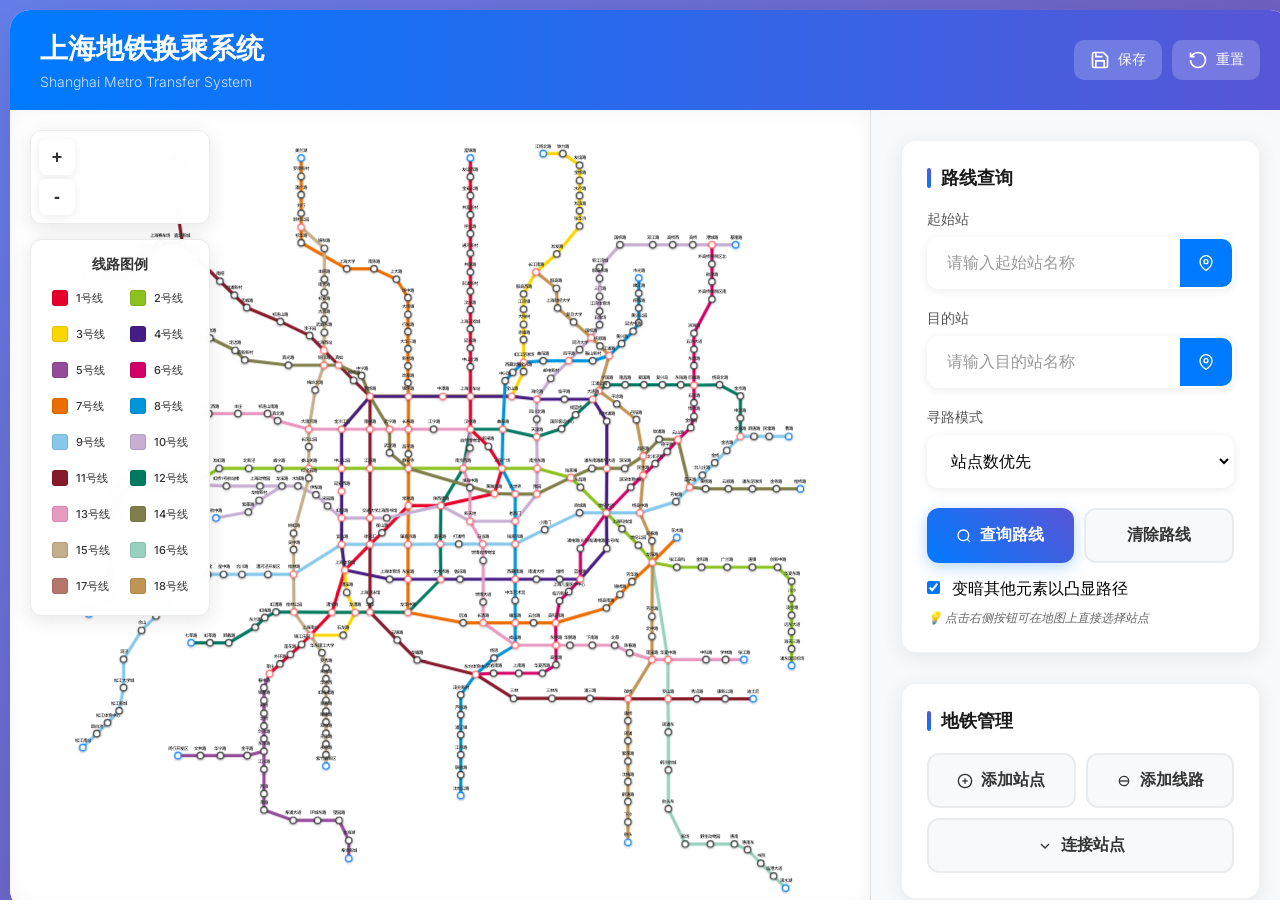
<file: 代码/metro_transfer_web/index.html>
<!DOCTYPE html>
<html lang="zh-CN">
<head>
  <style>
    /* 确保地铁线路颜色不被覆盖 */
    .metro-line {
      stroke-width: 8px !important;
      fill: none !important;
      transition: all 0.3s ease;
    }

    /* 确保站点标签文字为黑色 */
    .station-label {
      fill: #333 !important;
      font-family: 'Inter', 'Noto Sans SC', sans-serif !important;
      font-size: 11px !important;
      font-weight: 500 !important;
      transition: all 0.3s ease;
    }

    /* 简化的高亮状态 - 只高亮，不变暗 */
    .metro-line.path-highlight {
      stroke-width: 12px !important;
      filter: drop-shadow(0 0 6px currentColor) !important;
      z-index: 10 !important;
    }

    /* 站点高亮 */
    .metro-station.path-highlight {
      stroke-width: 4px !important;
      stroke: #007AFF !important;
      filter: drop-shadow(0 0 4px #007AFF) !important;
    }

    /* 标签高亮 */
    .station-label.path-highlight {
      fill: #007AFF !important;
      font-weight: 700 !important;
    }

    /* 变暗效果 - 用于凸显路径 */
    .metro-line.dimmed {
      opacity: 0.2 !important;
      stroke-width: 6px !important;
    }

    .metro-station.dimmed {
      opacity: 0.3 !important;
      stroke-width: 2px !important;
    }

    .station-label.dimmed {
      opacity: 0.4 !important;
      fill: #999 !important;
    }

    /* 确保高亮元素不被变暗覆盖 */
    .metro-line.path-highlight {
      opacity: 1 !important;
    }

    .metro-station.path-highlight {
      opacity: 1 !important;
    }

    .station-label.path-highlight {
      opacity: 1 !important;
    }

    /* 确保图例颜色正确显示 */
    .legend-rect {
      stroke: #ddd !important;
      stroke-width: 1px !important;
    }

    .legend-text {
      fill: #333 !important;
      font-family: 'Inter', 'Noto Sans SC', sans-serif !important;
    }

    /* 左侧控制栏样式 */
    .left-controls {
      position: absolute;
      top: 20px;
      left: 20px;
      z-index: 100;
      display: flex;
      flex-direction: column;
      gap: 15px;
    }

    /* 图例容器样式 */
    .legend-container {
      background: rgba(255, 255, 255, 0.95);
      backdrop-filter: blur(10px);
      border-radius: 12px;
      padding: 15px;
      box-shadow: 0 4px 20px rgba(0, 0, 0, 0.1);
      border: 1px solid rgba(0, 0, 0, 0.08);
      max-width: 280px;
    }

    .legend-title {
      font-size: 14px;
      font-weight: 600;
      color: #333;
      margin-bottom: 10px;
      text-align: center;
    }

    .legend-grid {
      display: grid;
      grid-template-columns: repeat(2, 1fr);
      gap: 8px;
    }

    .legend-item-new {
      display: flex;
      align-items: center;
      gap: 8px;
      padding: 6px;
      border-radius: 6px;
      cursor: pointer;
      transition: all 0.2s ease;
    }

    .legend-item-new:hover {
      background: rgba(0, 122, 255, 0.1);
    }

    .legend-color {
      width: 16px;
      height: 16px;
      border-radius: 3px;
      border: 1px solid rgba(0, 0, 0, 0.1);
    }

    .legend-label {
      font-size: 11px;
      font-weight: 500;
      color: #333;
      white-space: nowrap;
    }

    /* 缩放控制按钮组 */
    .zoom-controls {
      background: rgba(255, 255, 255, 0.95);
      backdrop-filter: blur(10px);
      border-radius: 12px;
      padding: 8px;
      box-shadow: 0 4px 20px rgba(0, 0, 0, 0.1);
      border: 1px solid rgba(0, 0, 0, 0.08);
      display: flex;
      flex-direction: column;
      gap: 4px;
    }

    .zoom-btn {
      width: 36px;
      height: 36px;
      background: white;
      border: none;
      border-radius: 8px;
      font-size: 18px;
      font-weight: bold;
      color: #333;
      cursor: pointer;
      box-shadow: 0 2px 8px rgba(0, 0, 0, 0.08);
      transition: all 0.2s ease;
      display: flex;
      align-items: center;
      justify-content: center;
    }

    .zoom-btn:hover {
      background: #007AFF;
      color: white;
      transform: scale(1.05);
    }

    .zoom-btn:active {
      transform: scale(0.95);
    }

    /* 站点悬停优化 - 避免抖动 */
    .metro-station {
      fill: white;
      stroke-width: 3;
      cursor: pointer;
      transition: all 0.2s ease;
      filter: url(#station-shadow);
    }

    .metro-station:hover {
      filter: url(#station-hover) !important;
      stroke: #007AFF !important;
    }

    .metro-station.selected {
      fill: #FF3B30 !important;
      stroke: #FF3B30 !important;
      filter: url(#station-hover) !important;
    }

    /* 调试：添加一些视觉提示 */
    .loading-overlay {
      position: fixed;
      top: 0;
      left: 0;
      width: 100%;
      height: 100%;
      background: rgba(255, 255, 255, 0.9);
      display: flex;
      flex-direction: column;
      align-items: center;
      justify-content: center;
      z-index: 9999;
    }

    .loading-spinner {
      width: 40px;
      height: 40px;
      border: 4px solid #f3f3f3;
      border-top: 4px solid #3498db;
      border-radius: 50%;
      animation: spin 1s linear infinite;
      margin-bottom: 20px;
    }

    @keyframes spin {
      0% { transform: rotate(0deg); }
      100% { transform: rotate(360deg); }
    }

    /* 全局样式重置 */
    * {
      margin: 0;
      padding: 0;
      box-sizing: border-box;
    }

    html, body {
      width: 100%;
      height: 100%;
      font-family: 'Inter', -apple-system, BlinkMacSystemFont, 'Segoe UI', sans-serif;
      background: linear-gradient(135deg, #667eea 0%, #764ba2 100%);
      overflow: hidden;
    }

    /* 工具类 */
    .hidden {
      display: none !important;
    }

    /* 主应用容器 */
    .app-container {
      width: 100%;
      height: 100vh;
      display: flex;
      flex-direction: column;
      background: rgba(255, 255, 255, 0.95);
      backdrop-filter: blur(20px);
      border-radius: 20px;
      margin: 10px;
      box-shadow: 0 20px 60px rgba(0, 0, 0, 0.1);
      overflow: hidden;
    }

    /* 顶部标题栏 */
    .app-header {
      display: flex;
      justify-content: space-between;
      align-items: center;
      padding: 20px 30px;
      background: linear-gradient(90deg, #007AFF, #5856D6);
      color: white;
      box-shadow: 0 4px 20px rgba(0, 122, 255, 0.3);
    }

    .header-content h1 {
      font-size: 28px;
      font-weight: 700;
      margin-bottom: 5px;
    }

    .header-content p {
      font-size: 14px;
      opacity: 0.8;
      font-weight: 300;
    }

    .header-actions {
      display: flex;
      gap: 10px;
    }

    .header-btn, .secondary-btn {
      display: flex;
      align-items: center;
      gap: 8px;
      padding: 10px 16px;
      background: rgba(255, 255, 255, 0.2);
      color: white;
      border: none;
      border-radius: 10px;
      font-size: 14px;
      font-weight: 500;
      cursor: pointer;
      transition: all 0.3s ease;
    }

    .header-btn:hover, .secondary-btn:hover {
      background: rgba(255, 255, 255, 0.3);
      transform: translateY(-2px);
    }

    /* 主内容区域 */
    .main-content {
      flex: 1;
      display: flex;
      overflow: hidden;
    }

    /* 地铁地图容器 */
    .metro-map-container {
      flex: 1;
      position: relative;
      background: white;
      border-radius: 0 0 0 20px;
      overflow: hidden;
      box-shadow: inset 0 0 20px rgba(0, 0, 0, 0.05);
      min-height: 400px;
    }

    .metro-map {
      width: 100%;
      height: 100%;
      cursor: grab;
      transition: none;
      transform: translateZ(0);
      backface-visibility: hidden;
      perspective: 1000;
    }

    .metro-map.dragging {
      cursor: grabbing;
    }

    .map-content {
      will-change: transform;
      transform-origin: 0 0;
    }

    /* 右侧控制面板 - 增加宽度 */
    .control-panel {
      width: 420px;
      background: rgba(248, 249, 250, 0.95);
      backdrop-filter: blur(20px);
      padding: 30px;
      display: flex;
      flex-direction: column;
      gap: 30px;
      overflow-y: auto;
      border-left: 1px solid rgba(0, 0, 0, 0.1);
    }

    .panel-section {
      background: white;
      padding: 25px;
      border-radius: 15px;
      box-shadow: 0 4px 20px rgba(0, 0, 0, 0.08);
      border: 1px solid rgba(0, 0, 0, 0.05);
      width: 100%;
    }

    .section-title {
      font-size: 18px;
      font-weight: 600;
      color: #1a1a1a;
      margin-bottom: 20px;
      display: flex;
      align-items: center;
      gap: 10px;
    }

    .section-title::before {
      content: '';
      width: 4px;
      height: 20px;
      background: linear-gradient(45deg, #007AFF, #5856D6);
      border-radius: 2px;
    }

    /* 表单输入组件 */
    .input-group {
      margin-bottom: 20px;
    }

    .input-group label {
      display: block;
      font-size: 14px;
      font-weight: 500;
      color: #555;
      margin-bottom: 8px;
    }

    .input-with-btn {
      display: flex;
      border-radius: 12px;
      overflow: hidden;
      box-shadow: 0 2px 10px rgba(0, 0, 0, 0.08);
      border: 2px solid transparent;
      transition: all 0.3s ease;
      width: 100%;
    }

    .input-with-btn:focus-within {
      border-color: #007AFF;
      box-shadow: 0 4px 20px rgba(0, 122, 255, 0.2);
    }

    .input-with-btn input {
      flex: 1;
      padding: 15px 18px;
      border: none;
      font-size: 16px;
      background: white;
      outline: none;
      min-width: 0;
    }

    .input-with-btn input::placeholder {
      color: #999;
    }

    .pick-btn {
      padding: 15px 18px;
      background: #007AFF;
      color: white;
      border: none;
      cursor: pointer;
      transition: all 0.3s ease;
      display: flex;
      align-items: center;
      justify-content: center;
      flex-shrink: 0;
    }

    .pick-btn:hover {
      background: #0056CC;
    }

    select {
      width: 100%;
      padding: 15px 18px;
      border: 2px solid transparent;
      border-radius: 12px;
      font-size: 16px;
      background: white;
      box-shadow: 0 2px 10px rgba(0, 0, 0, 0.08);
      outline: none;
      cursor: pointer;
      transition: all 0.3s ease;
    }

    select:focus {
      border-color: #007AFF;
      box-shadow: 0 4px 20px rgba(0, 122, 255, 0.2);
    }

    /* 按钮组 */
    .button-group {
      display: flex;
      gap: 10px;
      margin-top: 10px;
      width: 100%;
    }

    .primary-btn, .secondary-btn {
      flex: 1;
      padding: 15px 20px;
      border: none;
      border-radius: 12px;
      font-size: 16px;
      font-weight: 600;
      cursor: pointer;
      transition: all 0.3s ease;
      display: flex;
      align-items: center;
      justify-content: center;
      gap: 8px;
      min-width: 0;
    }

    .primary-btn {
      background: linear-gradient(45deg, #007AFF, #5856D6);
      color: white;
      box-shadow: 0 4px 15px rgba(0, 122, 255, 0.3);
    }

    .primary-btn:hover {
      transform: translateY(-2px);
      box-shadow: 0 6px 25px rgba(0, 122, 255, 0.4);
    }

    .secondary-btn {
      background: #f8f9fa;
      color: #333;
      border: 2px solid #e9ecef;
    }

    .secondary-btn:hover {
      background: #e9ecef;
      transform: translateY(-1px);
    }

    .hint-text {
      font-size: 12px;
      color: #666;
      margin-top: 10px;
      font-style: italic;
    }

    /* 路线详情样式 */
    .route-details {
      max-height: 400px;
      overflow-y: auto;
    }

    .route-step {
      padding: 15px;
      margin-bottom: 10px;
      background: #f8f9fa;
      border-radius: 10px;
      border-left: 4px solid #007AFF;
    }

    .route-step.transfer {
      border-left-color: #ff6b6b;
      background: #fff5f5;
    }

    /* 消息容器 */
    .message-container {
      position: fixed;
      top: 20px;
      right: 20px;
      z-index: 2000;
      display: flex;
      flex-direction: column;
      gap: 10px;
    }

    .message {
      padding: 15px 20px;
      border-radius: 10px;
      color: white;
      font-weight: 500;
      max-width: 300px;
      animation: slideIn 0.3s ease;
    }

    .message.success {
      background: #28a745;
    }

    .message.error {
      background: #dc3545;
    }

    .message.info {
      background: #007AFF;
    }

    @keyframes slideIn {
      from {
        transform: translateX(100%);
        opacity: 0;
      }
      to {
        transform: translateX(0);
        opacity: 1;
      }
    }

    /* 模态对话框 */
    .modal-overlay {
      position: fixed;
      top: 0;
      left: 0;
      width: 100%;
      height: 100%;
      background: rgba(0, 0, 0, 0.5);
      backdrop-filter: blur(5px);
      display: flex;
      justify-content: center;
      align-items: center;
      z-index: 1000;
    }

    .modal-content {
      background: white;
      border-radius: 20px;
      box-shadow: 0 20px 60px rgba(0, 0, 0, 0.3);
      max-width: 500px;
      width: 90%;
      max-height: 80vh;
      overflow: hidden;
    }

    .modal-header {
      display: flex;
      justify-content: space-between;
      align-items: center;
      padding: 25px 30px;
      border-bottom: 1px solid #e9ecef;
      background: #f8f9fa;
    }

    .modal-title {
      font-size: 20px;
      font-weight: 600;
      color: #333;
    }

    .modal-close-btn {
      background: none;
      border: none;
      cursor: pointer;
      padding: 8px;
      border-radius: 8px;
      transition: all 0.3s ease;
      color: #666;
    }

    .modal-close-btn:hover {
      background: #e9ecef;
      color: #333;
    }

    .modal-body {
      padding: 30px;
      max-height: 400px;
      overflow-y: auto;
    }

    .modal-footer {
      padding: 20px 30px;
      border-top: 1px solid #e9ecef;
      display: flex;
      gap: 10px;
      justify-content: flex-end;
    }

    /* 自动完成容器 */
    .autocomplete-container {
      position: absolute;
      background: white;
      border: 1px solid #ddd;
      border-radius: 8px;
      box-shadow: 0 4px 15px rgba(0, 0, 0, 0.1);
      max-height: 200px;
      overflow-y: auto;
      z-index: 1000;
    }

    .autocomplete-item {
      padding: 12px 16px;
      cursor: pointer;
      border-bottom: 1px solid #f0f0f0;
    }

    .autocomplete-item:hover {
      background: #f8f9fa;
    }

    .autocomplete-item.selected {
      background: #007AFF;
      color: white;
    }

    /* 响应式设计 */
    @media (max-width: 768px) {
      .main-content {
        flex-direction: column;
      }

      .metro-map-container {
        height: 60vh;
      }

      .control-panel {
        width: 100%;
        height: 40vh;
        padding: 20px;
      }

      .left-controls {
        top: 10px;
        left: 10px;
      }

      .legend-container {
        max-width: 200px;
        padding: 10px;
      }

      .legend-grid {
        grid-template-columns: 1fr;
      }
    }
  </style>
  <meta charset="UTF-8">
  <meta name="viewport" content="width=device-width, initial-scale=1.0">
  <title>上海地铁换乘系统</title>
  <link rel="preconnect" href="https://fonts.googleapis.com">
  <link rel="preconnect" href="https://fonts.gstatic.com" crossorigin>
  <link href="https://fonts.googleapis.com/css2?family=Inter:wght@300;400;500;600;700&display=swap" rel="stylesheet">
  <link href="https://fonts.googleapis.com/css2?family=Noto+Sans+SC:wght@300;400;500;600;700&display=swap" rel="stylesheet">
</head>
<body>
<!-- 加载提示 -->
<div id="loading-overlay" class="loading-overlay">
  <div class="loading-spinner"></div>
  <p>正在加载地铁数据...</p>
</div>

<!-- 主应用容器 -->
<div id="app-container" class="app-container hidden">
  <!-- 顶部标题栏 -->
  <header class="app-header">
    <div class="header-content">
      <h1 class="app-title">上海地铁换乘系统</h1>
      <p class="app-subtitle">Shanghai Metro Transfer System </p>
    </div>
    <div class="header-actions">
      <button id="save-btn" class="header-btn" title="保存配置">
        <svg width="20" height="20" viewBox="0 0 24 24" fill="none" stroke="currentColor" stroke-width="2">
          <path d="M19 21H5a2 2 0 0 1-2-2V5a2 2 0 0 1 2-2h11l5 5v11a2 2 0 0 1-2 2z"/>
          <polyline points="17,21 17,13 7,13 7,21"/>
          <polyline points="7,3 7,8 15,8"/>
        </svg>
        保存
      </button>
      <button id="reset-view-btn" class="header-btn" title="重置视图">
        <svg width="20" height="20" viewBox="0 0 24 24" fill="none" stroke="currentColor" stroke-width="2">
          <path d="M3 12a9 9 0 1 0 9-9 9.75 9.75 0 0 0-6.74 2.74L3 8"/>
          <path d="M3 3v5h5"/>
        </svg>
        重置
      </button>
    </div>
  </header>

  <!-- 主内容区域 -->
  <main class="main-content">
    <!-- 地铁地图容器 -->
    <div class="metro-map-container">
      <svg id="metro-map" class="metro-map" viewBox="0 0 2000 2000">
        <defs>
          <!-- 站点阴影滤镜 -->
          <filter id="station-shadow" x="-50%" y="-50%" width="200%" height="200%">
            <feDropShadow dx="0" dy="2" stdDeviation="3" flood-color="rgba(0,0,0,0.3)"/>
          </filter>
          <!-- 站点悬停滤镜 -->
          <filter id="station-hover" x="-50%" y="-50%" width="200%" height="200%">
            <feDropShadow dx="0" dy="0" stdDeviation="4" flood-color="#007AFF" flood-opacity="0.6"/>
          </filter>
          <!-- 线路发光效果 -->
          <filter id="line-glow" x="-50%" y="-50%" width="200%" height="200%">
            <feGaussianBlur stdDeviation="3" result="coloredBlur"/>
            <feMerge>
              <feMergeNode in="coloredBlur"/>
              <feMergeNode in="SourceGraphic"/>
            </feMerge>
          </filter>
        </defs>
        <!-- 主要地图内容组，用于缩放和平移 -->
        <g id="map-content" class="map-content">
          <!-- 地铁线路组 -->
          <g id="metro-lines" class="metro-lines"></g>
          <!-- 地铁站点组 -->
          <g id="metro-stations" class="metro-stations"></g>
          <!-- 站点标签组 -->
          <g id="station-labels" class="station-labels"></g>
        </g>
      </svg>

      <!-- 左侧控制栏 -->
      <div class="left-controls">
        <!-- 缩放控制 -->
        <div class="zoom-controls">
          <button id="zoom-in-btn" class="zoom-btn" title="放大">+</button>
          <button id="zoom-out-btn" class="zoom-btn" title="缩小">-</button>
        </div>

        <!-- 图例容器 -->
        <div class="legend-container">
          <div class="legend-title">线路图例</div>
          <div id="legend-content" class="legend-grid">
            <!-- 图例项将通过JavaScript动态生成 -->
          </div>
        </div>
      </div>
    </div>

    <!-- 右侧控制面板 -->
    <aside class="control-panel">
      <!-- 路线查询区域 -->
      <section class="panel-section">
        <h3 class="section-title">路线查询</h3>

        <div class="input-group">
          <label for="start-station">起始站</label>
          <div class="input-with-btn">
            <input type="text" id="start-station" placeholder="请输入起始站名称" autocomplete="off">
            <button id="pick-start-btn" class="pick-btn" title="在地图上选择起始站">
              <svg width="16" height="16" viewBox="0 0 24 24" fill="none" stroke="currentColor" stroke-width="2">
                <path d="M21 10c0 7-9 13-9 13s-9-6-9-13a9 9 0 0 1 18 0z"/>
                <circle cx="12" cy="10" r="3"/>
              </svg>
            </button>
          </div>
        </div>

        <div class="input-group">
          <label for="end-station">目的站</label>
          <div class="input-with-btn">
            <input type="text" id="end-station" placeholder="请输入目的站名称" autocomplete="off">
            <button id="pick-end-btn" class="pick-btn" title="在地图上选择目的站">
              <svg width="16" height="16" viewBox="0 0 24 24" fill="none" stroke="currentColor" stroke-width="2">
                <path d="M21 10c0 7-9 13-9 13s-9-6-9-13a9 9 0 0 1 18 0z"/>
                <circle cx="12" cy="10" r="3"/>
              </svg>
            </button>
          </div>
        </div>

        <div class="input-group">
          <label for="search-mode">寻路模式</label>
          <select id="search-mode">
            <option value="count">站点数优先</option>
            <option value="distance">距离优先</option>
            <option value="transfer">换乘次数优先</option>
          </select>
        </div>

        <div class="button-group">
          <button id="search-btn" class="primary-btn">
            <svg width="16" height="16" viewBox="0 0 24 24" fill="none" stroke="currentColor" stroke-width="2">
              <circle cx="11" cy="11" r="8"/>
              <path d="m21 21-4.35-4.35"/>
            </svg>
            查询路线
          </button>
          <button id="clear-path-btn" class="secondary-btn">清除路线</button>
        </div>

        <div style="margin-top: 15px;">
          <label>
            <input type="checkbox" id="dim-others-checkbox" checked style="margin-right: 8px;">
            变暗其他元素以凸显路径
          </label>
        </div>

        <p class="hint-text">💡 点击右侧按钮可在地图上直接选择站点</p>
      </section>

      <!-- 管理功能区域 -->
      <section class="panel-section">
        <h3 class="section-title">地铁管理</h3>

        <div class="button-group">
          <button id="add-station-btn" class="secondary-btn">
            <svg width="16" height="16" viewBox="0 0 24 24" fill="none" stroke="currentColor" stroke-width="2">
              <circle cx="12" cy="12" r="10"/>
              <line x1="12" y1="8" x2="12" y2="16"/>
              <line x1="8" y1="12" x2="16" y2="12"/>
            </svg>
            添加站点
          </button>
          <button id="add-line-btn" class="secondary-btn">
            <svg width="16" height="16" viewBox="0 0 24 24" fill="none" stroke="currentColor" stroke-width="2">
              <line x1="5" y1="12" x2="19" y2="12"/>
              <circle cx="12" cy="12" r="7"/>
            </svg>
            添加线路
          </button>
        </div>
        <div class="button-group">
          <button id="add-connection-btn" class="secondary-btn">
            <svg width="16" height="16" viewBox="0 0 24 24" fill="none" stroke="currentColor" stroke-width="2">
              <path d="M6 9l6 6 6-6"/>
            </svg>
            连接站点
          </button>
        </div>
      </section>

      <!-- 路线信息显示区域 -->
      <section id="route-info" class="panel-section hidden">
        <h3 class="section-title">换乘指南</h3>
        <div id="route-details" class="route-details"></div>
      </section>
    </aside>
  </main>
</div>

<!-- 模态对话框容器 -->
<div id="modal-overlay" class="modal-overlay hidden">
  <div class="modal-content">
    <div class="modal-header">
      <h3 id="modal-title" class="modal-title"></h3>
      <button id="modal-close-btn" class="modal-close-btn">
        <svg width="20" height="20" viewBox="0 0 24 24" fill="none" stroke="currentColor" stroke-width="2">
          <line x1="18" y1="6" x2="6" y2="18"/>
          <line x1="6" y1="6" x2="18" y2="18"/>
        </svg>
      </button>
    </div>
    <div id="modal-body" class="modal-body"></div>
    <div id="modal-footer" class="modal-footer"></div>
  </div>
</div>

<!-- 消息提示容器 -->
<div id="message-container" class="message-container"></div>

<!-- 站点输入提示容器 -->
<div id="autocomplete-container" class="autocomplete-container hidden"></div>

<script>
  /**
   * 消息提示管理器
   */
  class MessageManager {
    constructor() {
      this.container = document.getElementById('message-container');
    }

    show(message, type = 'info', duration = 3000) {
      const messageEl = document.createElement('div');
      messageEl.className = `message ${type}`;
      messageEl.textContent = message;

      this.container.appendChild(messageEl);

      setTimeout(() => {
        if (messageEl.parentNode) {
          messageEl.parentNode.removeChild(messageEl);
        }
      }, duration);
    }

    success(message) {
      this.show(message, 'success');
    }

    error(message) {
      this.show(message, 'error');
    }

    info(message) {
      this.show(message, 'info');
    }
  }

  /**
   * 数据加载器
   */
  class MetroDataLoader {
    constructor() {
      this.metroData = null;
      this.lineColors = [
        { name: "1号线", color: "#E6002B" },
        { name: "2号线", color: "#8CC220" },
        { name: "3号线", color: "#FBD600" },
        { name: "4号线", color: "#451D84" },
        { name: "5号线", color: "#944C9A" },
        { name: "6号线", color: "#D30068" },
        { name: "7号线", color: "#ED6E00" },
        { name: "8号线", color: "#0094D9" },
        { name: "9号线", color: "#87C9EC" },
        { name: "10号线", color: "#C6AFD3" },
        { name: "11号线", color: "#871A2B" },
        { name: "12号线", color: "#007A60" },
        { name: "13号线", color: "#E899C0" },
        { name: "14号线", color: "#7F7F4B" },
        { name: "15号线", color: "#C4AF8B" },
        { name: "16号线", color: "#98D1C0" },
        { name: "17号线", color: "#B7766C" },
        { name: "18号线", color: "#C09453" }
      ];
    }

    async loadData() {
      try {
        console.log('开始从JSON文件加载地铁数据...');

        // 加载JSON数据
        const response = await fetch('./data/metro-data.json');
        if (!response.ok) {
          throw new Error(`HTTP error! status: ${response.status}`);
        }

        this.metroData = await response.json();
        console.log('JSON数据加载成功:', this.metroData);

        // 验证数据结构
        if (!this.metroData.stations || !this.metroData.connections) {
          throw new Error('JSON数据格式不正确：缺少stations或connections字段');
        }

        console.log(`加载完成: ${this.metroData.stations.length} 个站点, ${this.metroData.connections.length} 个连接`);
        return this.metroData;

      } catch (error) {
        console.error('加载地铁数据失败:', error);

        // 如果从JSON文件加载失败，使用最小备用数据
        console.log('使用最小备用数据...');
        return this.getMinimalFallbackData();
      }
    }

    getMinimalFallbackData() {
      // 最小备用数据，仅用于演示基本功能
      return {
        stations: [
          { name: "人民广场", pos: [1000, 900], type: "transfer" },
          { name: "南京东路", pos: [1100, 900], type: "normal" },
          { name: "静安寺", pos: [900, 900], type: "transfer" },
          { name: "陆家嘴", pos: [1200, 900], type: "normal" },
          { name: "中山公园", pos: [800, 900], type: "normal" },
          { name: "虹桥机场", pos: [700, 900], type: "terminal" },
          { name: "上海火车站", pos: [1000, 800], type: "transfer" },
          { name: "曲阜路", pos: [1000, 700], type: "normal" }
        ],
        connections: [
          { from: "虹桥机场", to: "中山公园", line: "2号线" },
          { from: "中山公园", to: "静安寺", line: "2号线" },
          { from: "静安寺", to: "人民广场", line: "2号线" },
          { from: "人民广场", to: "南京东路", line: "2号线" },
          { from: "南京东路", to: "陆家嘴", line: "2号线" },
          { from: "人民广场", to: "上海火车站", line: "1号线" },
          { from: "上海火车站", to: "曲阜路", line: "3号线" }
        ]
      };
    }

    getLineColor(lineName) {
      const lineInfo = this.lineColors.find(line => line.name === lineName);
      return lineInfo ? lineInfo.color : '#666666';
    }

    getLines() {
      return this.lineColors;
    }

    getData() {
      return this.metroData;
    }
  }

  /**
   * 数据管理器
   */
  class MetroDataManager {
    constructor(dataLoader) {
      this.dataLoader = dataLoader;
      this.lines = new Map();
      this.stations = new Map();
      this.connections = new Map();
      this.graph = new Map(); // 用于路径查找的图结构
    }

    async init() {
      console.log('初始化数据管理器...');

      // 加载数据
      const data = await this.dataLoader.loadData();
      console.log('数据加载结果:', data);

      // 处理线路数据
      this.dataLoader.getLines().forEach(line => {
        this.lines.set(line.name, {
          name: line.name,
          color: line.color,
          id: `line-${line.name}`
        });
      });

      // 处理站点数据
      if (data.stations && Array.isArray(data.stations)) {
        data.stations.forEach(station => {
          if (station.name && station.pos && Array.isArray(station.pos)) {
            this.stations.set(station.name, {
              name: station.name,
              graphPosition: station.pos,
              realPosition: [121.4 + Math.random() * 0.2, 31.2 + Math.random() * 0.2],
              type: station.type || 'normal',
              tag: 'top',
              id: `station-${station.name}`
            });
            this.graph.set(station.name, new Map());
          } else {
            console.warn('站点数据格式错误:', station);
          }
        });
      } else {
        console.error('stations 数据格式错误或不存在');
      }

      // 处理连接数据
      if (data.connections && Array.isArray(data.connections)) {
        data.connections.forEach(conn => {
          if (conn.from && conn.to && conn.line) {
            const id = `${conn.from}-${conn.to}-${conn.line}`;
            const reverseId = `${conn.to}-${conn.from}-${conn.line}`;

            this.connections.set(id, {
              from: conn.from,
              to: conn.to,
              line: conn.line,
              via: [],
              id: id
            });

            this.connections.set(reverseId, {
              from: conn.to,
              to: conn.from,
              line: conn.line,
              via: [],
              id: reverseId
            });

            // 构建图结构
            if (!this.graph.has(conn.from)) this.graph.set(conn.from, new Map());
            if (!this.graph.has(conn.to)) this.graph.set(conn.to, new Map());

            this.graph.get(conn.from).set(conn.to, { line: conn.line, distance: 1 });
            this.graph.get(conn.to).set(conn.from, { line: conn.line, distance: 1 });
          } else {
            console.warn('连接数据格式错误:', conn);
          }
        });
      } else {
        console.error('connections 数据格式错误或不存在');
      }

      console.log(`数据初始化完成: ${this.lines.size} 条线路, ${this.stations.size} 个站点, ${this.connections.size} 个连接`);
    }

    getLines() {
      return Array.from(this.lines.values());
    }

    getStations() {
      return Array.from(this.stations.values());
    }

    getConnections() {
      return Array.from(this.connections.values());
    }

    getLine(name) {
      return this.lines.get(name);
    }

    getStation(name) {
      return this.stations.get(name);
    }

    hasStation(name) {
      return this.stations.has(name);
    }

    hasLine(name) {
      return this.lines.has(name);
    }

    getStationNames() {
      return Array.from(this.stations.keys());
    }

    getLineNames() {
      return Array.from(this.lines.keys());
    }

    getStationConnections(stationName) {
      return Array.from(this.connections.values())
              .filter(conn => conn.from === stationName);
    }

    searchStations(query) {
      const lowerQuery = query.toLowerCase();
      return this.getStationNames().filter(name =>
              name.toLowerCase().includes(lowerQuery)
      );
    }

    calculateDistance(pos1, pos2) {
      const dx = pos1[0] - pos2[0];
      const dy = pos1[1] - pos2[1];
      return Math.sqrt(dx * dx + dy * dy) * 111;
    }

    // 添加站点
    addStation(name, position, type = 'normal') {
      if (this.hasStation(name)) {
        throw new Error(`站点 ${name} 已存在`);
      }

      const station = {
        name: name,
        graphPosition: position,
        realPosition: [121.4 + Math.random() * 0.2, 31.2 + Math.random() * 0.2],
        type: type,
        tag: 'top',
        id: `station-${name}`
      };

      this.stations.set(name, station);
      this.graph.set(name, new Map());
      return station;
    }

    // 添加连接
    addConnection(from, to, line) {
      if (!this.hasStation(from) || !this.hasStation(to)) {
        throw new Error('起始站或目标站不存在');
      }

      const id = `${from}-${to}-${line}`;
      const reverseId = `${to}-${from}-${line}`;

      const connection = {
        from: from,
        to: to,
        line: line,
        via: [],
        id: id
      };

      const reverseConnection = {
        from: to,
        to: from,
        line: line,
        via: [],
        id: reverseId
      };

      this.connections.set(id, connection);
      this.connections.set(reverseId, reverseConnection);

      // 更新图结构
      this.graph.get(from).set(to, { line: line, distance: 1 });
      this.graph.get(to).set(from, { line: line, distance: 1 });

      return connection;
    }

    // 查找路径
    findPath(startStation, endStation, mode = 'count') {
      if (!this.hasStation(startStation) || !this.hasStation(endStation)) {
        throw new Error('起始站或目标站不存在');
      }

      if (startStation === endStation) {
        return {
          path: [startStation],
          totalStations: 1,
          totalDistance: 0,
          transfers: 0,
          routes: []
        };
      }

      return this.dijkstraPath(startStation, endStation, mode);
    }

    dijkstraPath(start, end, mode) {
      const distances = new Map();
      const previous = new Map();
      const visited = new Set();
      const queue = [];

      // 初始化距离
      for (let station of this.graph.keys()) {
        distances.set(station, Infinity);
        previous.set(station, null);
      }
      distances.set(start, 0);
      queue.push({ station: start, distance: 0 });

      while (queue.length > 0) {
        // 按距离排序
        queue.sort((a, b) => a.distance - b.distance);
        const current = queue.shift();

        if (visited.has(current.station)) continue;
        visited.add(current.station);

        if (current.station === end) break;

        const neighbors = this.graph.get(current.station);
        if (!neighbors) continue;

        for (let [neighbor, connection] of neighbors) {
          if (visited.has(neighbor)) continue;

          let weight = 1; // 默认权重
          if (mode === 'distance') {
            // 如果有位置信息，使用实际距离
            const currentPos = this.getStation(current.station).graphPosition;
            const neighborPos = this.getStation(neighbor).graphPosition;
            weight = this.calculateDistance(currentPos, neighborPos) / 1000; // 转换为公里
          }

          const distance = distances.get(current.station) + weight;

          if (distance < distances.get(neighbor)) {
            distances.set(neighbor, distance);
            previous.set(neighbor, { station: current.station, line: connection.line });
            queue.push({ station: neighbor, distance: distance });
          }
        }
      }

      // 重构路径
      const path = [];
      const routes = [];
      let currentStation = end;
      let currentLine = null;
      let currentSegment = [];

      while (currentStation !== null) {
        path.unshift(currentStation);
        const prev = previous.get(currentStation);

        if (prev) {
          if (currentLine && currentLine !== prev.line) {
            // 换乘发生
            routes.unshift({
              line: currentLine,
              stations: [...currentSegment],
              from: currentSegment[0],
              to: currentSegment[currentSegment.length - 1]
            });
            currentSegment = [prev.station];
          } else if (!currentLine) {
            currentSegment = [prev.station];
          } else {
            currentSegment.unshift(prev.station);
          }
          currentLine = prev.line;
        }

        currentStation = prev ? prev.station : null;
      }

      if (currentSegment.length > 0) {
        currentSegment.push(path[path.length - 1]);
        routes.unshift({
          line: currentLine,
          stations: currentSegment,
          from: currentSegment[0],
          to: currentSegment[currentSegment.length - 1]
        });
      }

      return {
        path: path,
        totalStations: path.length,
        totalDistance: distances.get(end),
        transfers: routes.length - 1,
        routes: routes
      };
    }
  }

  /**
   * 地铁地图渲染器 - 整合了简化版的高亮逻辑
   */
  class MetroMapRenderer {
    constructor(svgElement, dataManager) {
      this.svg = svgElement;
      this.dataManager = dataManager;
      this.mapContent = svgElement.querySelector('#map-content');
      this.linesGroup = svgElement.querySelector('#metro-lines');
      this.stationsGroup = svgElement.querySelector('#metro-stations');
      this.labelsGroup = svgElement.querySelector('#station-labels');

      // 缩放和平移相关
      this.currentZoom = 1;
      this.currentTranslate = [0, 0];
      this.isDragging = false;
      this.lastMousePos = [0, 0];

      // 缩放限制
      this.minZoom = 0.3;
      this.maxZoom = 3;

      // 拖拽敏感度优化
      this.dragSensitivity = 2.5; // 增加拖拽幅度

      // 高亮路径
      this.highlightedPath = null;

      // 防抖定时器
      this.hoverTimeout = null;

      // 调试模式
      this.debugMode = true;

      // 连接映射 - 从简化版本移植
      this.connectionElements = new Map(); // 连接键 -> DOM元素
    }

    debug(...args) {
      if (this.debugMode) {
        console.log('[MetroMapRenderer]', ...args);
      }
    }

    renderMap() {
      console.log('开始渲染地图...');
      this.clearAll();
      this.renderLines();
      this.renderStations();
      this.renderLabels();
      this.renderLegend();
      this.initZoomAndPan();
      console.log('地图渲染完成');
    }

    clearAll() {
      this.linesGroup.innerHTML = '';
      this.stationsGroup.innerHTML = '';
      this.labelsGroup.innerHTML = '';
      this.connectionElements.clear();
    }

    renderLines() {
      console.log('渲染地铁线路...');
      const connections = this.dataManager.getConnections();
      const rendered = new Set();

      connections.forEach(conn => {
        const key = [conn.from, conn.to, conn.line].sort().join('-');
        if (rendered.has(key)) return;
        rendered.add(key);

        const fromStation = this.dataManager.getStation(conn.from);
        const toStation = this.dataManager.getStation(conn.to);
        const line = this.dataManager.getLine(conn.line);

        if (!fromStation || !toStation || !line) return;

        // 创建路径元素
        const path = document.createElementNS('http://www.w3.org/2000/svg', 'path');
        const pathData = `M ${fromStation.graphPosition[0]} ${fromStation.graphPosition[1]} L ${toStation.graphPosition[0]} ${toStation.graphPosition[1]}`;

        path.setAttribute('d', pathData);
        path.setAttribute('stroke', line.color);
        path.setAttribute('stroke-width', '8');
        path.setAttribute('stroke-linecap', 'round');
        path.setAttribute('fill', 'none');
        path.classList.add('metro-line');

        // 设置数据属性
        path.dataset.line = conn.line;
        path.dataset.from = conn.from;
        path.dataset.to = conn.to;

        // 建立连接映射 - 使用多个键来确保能找到
        const connectionKeys = [
          `${conn.from}-${conn.to}-${conn.line}`,
          `${conn.to}-${conn.from}-${conn.line}`,
          key // 排序后的键
        ];

        connectionKeys.forEach(ck => {
          this.connectionElements.set(ck, path);
        });

        this.linesGroup.appendChild(path);
      });

      this.debug(`线路渲染完成，总计 ${rendered.size} 条线路，连接映射大小: ${this.connectionElements.size}`);
    }

    renderStations() {
      console.log('渲染地铁站点...');
      const stations = this.dataManager.getStations();

      stations.forEach(station => {
        const circle = document.createElementNS('http://www.w3.org/2000/svg', 'circle');
        circle.setAttribute('cx', station.graphPosition[0]);
        circle.setAttribute('cy', station.graphPosition[1]);
        circle.setAttribute('r', '8');
        circle.setAttribute('fill', 'white');
        circle.setAttribute('stroke', '#333');
        circle.setAttribute('stroke-width', '3');
        circle.classList.add('metro-station');
        circle.dataset.station = station.name;

        // 根据站点类型设置不同样式
        if (station.type === 'transfer') {
          circle.setAttribute('stroke', '#ff6b6b');
          circle.setAttribute('stroke-width', '4');
        } else if (station.type === 'terminal') {
          circle.setAttribute('stroke', '#007AFF');
          circle.setAttribute('stroke-width', '4');
        }

        // 优化的悬停事件处理 - 防止抖动
        circle.addEventListener('mouseenter', (e) => {
          // 清除之前的定时器
          if (this.hoverTimeout) {
            clearTimeout(this.hoverTimeout);
          }

          // 延迟执行悬停效果，避免快速移动时的抖动
          this.hoverTimeout = setTimeout(() => {
            if (!circle.classList.contains('selected')) {
              circle.setAttribute('filter', 'url(#station-hover)');
              circle.setAttribute('stroke', '#007AFF');
            }
          }, 50);
        });

        circle.addEventListener('mouseleave', (e) => {
          // 清除定时器
          if (this.hoverTimeout) {
            clearTimeout(this.hoverTimeout);
          }

          if (!circle.classList.contains('selected')) {
            circle.setAttribute('filter', 'url(#station-shadow)');
            circle.setAttribute('stroke', station.type === 'transfer' ? '#ff6b6b' :
                    station.type === 'terminal' ? '#007AFF' : '#333');
          }
        });

        // 添加点击事件
        circle.addEventListener('click', (e) => {
          e.stopPropagation();
          this.svg.dispatchEvent(new CustomEvent('stationClick', {
            detail: { station: station }
          }));
        });

        this.stationsGroup.appendChild(circle);
      });
    }

    renderLabels() {
      console.log('渲染标签...');
      const stations = this.dataManager.getStations();

      stations.forEach(station => {
        const text = document.createElementNS('http://www.w3.org/2000/svg', 'text');
        text.setAttribute('x', station.graphPosition[0]);
        text.setAttribute('y', station.graphPosition[1] - 15);
        text.setAttribute('text-anchor', 'middle');
        text.setAttribute('font-size', '11');
        text.setAttribute('font-family', 'Arial, sans-serif');
        text.setAttribute('fill', '#333');
        text.classList.add('station-label');
        text.dataset.station = station.name;
        text.textContent = station.name;

        this.labelsGroup.appendChild(text);
      });
    }

    // 新的图例渲染方法 - 渲染到左侧容器
    renderLegend() {
      console.log('渲染图例...');
      const legendContent = document.getElementById('legend-content');
      if (!legendContent) return;

      const lines = this.dataManager.getLines();
      legendContent.innerHTML = '';

      lines.forEach(line => {
        const legendItem = document.createElement('div');
        legendItem.className = 'legend-item-new';
        legendItem.dataset.line = line.name;

        legendItem.innerHTML = `
          <div class="legend-color" style="background-color: ${line.color}"></div>
          <span class="legend-label">${line.name}</span>
        `;

        // 添加点击事件
        legendItem.addEventListener('click', () => {
          this.toggleLineVisibility(line.name);
        });

        legendContent.appendChild(legendItem);
      });
    }

    toggleLineVisibility(lineName) {
      // 这里可以添加线路显示/隐藏的逻辑
      console.log('切换线路可见性:', lineName);
    }

    initZoomAndPan() {
      console.log('初始化缩放和平移功能...');

      this.animationId = null;
      this.pendingUpdate = false;

      // 鼠标滚轮缩放
      this.svg.addEventListener('wheel', (e) => {
        e.preventDefault();

        const rect = this.svg.getBoundingClientRect();
        const mouseX = e.clientX - rect.left;
        const mouseY = e.clientY - rect.top;

        const zoomFactor = e.deltaY > 0 ? 0.9 : 1.1;
        const newZoom = Math.max(this.minZoom, Math.min(this.maxZoom, this.currentZoom * zoomFactor));

        if (newZoom !== this.currentZoom) {
          this.currentZoom = newZoom;
          this.scheduleUpdate();
        }
      });

      // 鼠标拖拽平移 - 优化拖拽手感
      this.svg.addEventListener('mousedown', (e) => {
        if (e.button === 0) {
          this.isDragging = true;
          this.lastMousePos = [e.clientX, e.clientY];
          this.svg.style.cursor = 'grabbing';
          e.preventDefault();
        }
      });

      document.addEventListener('mousemove', (e) => {
        if (this.isDragging) {
          const deltaX = e.clientX - this.lastMousePos[0];
          const deltaY = e.clientY - this.lastMousePos[1];

          // 增加拖拽幅度，改善手感
          this.currentTranslate[0] += deltaX * this.dragSensitivity / this.currentZoom;
          this.currentTranslate[1] += deltaY * this.dragSensitivity / this.currentZoom;

          this.lastMousePos = [e.clientX, e.clientY];
          this.scheduleUpdate();
        }
      });

      document.addEventListener('mouseup', () => {
        if (this.isDragging) {
          this.isDragging = false;
          this.svg.style.cursor = 'grab';
        }
      });

      // 缩放按钮
      const zoomInBtn = document.getElementById('zoom-in-btn');
      const zoomOutBtn = document.getElementById('zoom-out-btn');
      const resetViewBtn = document.getElementById('reset-view-btn');

      if (zoomInBtn) {
        zoomInBtn.addEventListener('click', () => {
          this.currentZoom = Math.min(this.maxZoom, this.currentZoom * 1.2);
          this.scheduleUpdate();
        });
      }

      if (zoomOutBtn) {
        zoomOutBtn.addEventListener('click', () => {
          this.currentZoom = Math.max(this.minZoom, this.currentZoom / 1.2);
          this.scheduleUpdate();
        });
      }

      if (resetViewBtn) {
        resetViewBtn.addEventListener('click', () => {
          this.resetView();
        });
      }

      this.svg.style.cursor = 'grab';
    }

    scheduleUpdate() {
      if (!this.pendingUpdate) {
        this.pendingUpdate = true;
        this.animationId = requestAnimationFrame(() => {
          this.updateTransform();
          this.pendingUpdate = false;
        });
      }
    }

    updateTransform() {
      if (this.mapContent) {
        const transform = `translate(${this.currentTranslate[0]}, ${this.currentTranslate[1]}) scale(${this.currentZoom})`;
        this.mapContent.setAttribute('transform', transform);
      }
    }

    resetView() {
      this.currentZoom = 1;
      this.currentTranslate = [0, 0];
      this.scheduleUpdate();
      console.log('视图已重置');
    }

    // 从简化版本移植的新高亮方法
    /**
     * 简化的路径高亮 - 支持可选的变暗效果
     */
    highlightPath(pathResult, dimOthers = true) {
      this.debug('\n=== 开始简化路径高亮 ===');
      this.debug('路径结果:', pathResult);
      this.debug('是否变暗其他元素:', dimOthers);

      // 清除之前的高亮
      this.clearPathHighlight();

      if (!pathResult || !pathResult.routes || pathResult.routes.length === 0) {
        this.debug('路径为空，跳过高亮');
        return;
      }

      const { path, routes } = pathResult;

      // 如果需要变暗其他元素，先应用变暗效果
      if (dimOthers) {
        this.dimAllOtherElements();
      }

      // 高亮路径中的线路
      let highlightedCount = 0;
      routes.forEach((route, index) => {
        this.debug(`\n处理路线 ${index + 1}/${routes.length}:`);
        this.debug('路线:', route);

        for (let i = 0; i < route.stations.length - 1; i++) {
          const connection = {
            from: route.stations[i],
            to: route.stations[i + 1],
            line: route.line
          };

          const success = this.highlightConnection(connection);
          if (success) {
            highlightedCount++;
            this.debug(`✓ 连接高亮成功: ${connection.from} -> ${connection.to} (${connection.line})`);
          } else {
            this.debug(`✗ 连接高亮失败: ${connection.from} -> ${connection.to} (${connection.line})`);
            this.debugConnectionFailure(connection);
          }
        }
      });

      // 高亮路径中的站点
      if (path && path.length > 0) {
        path.forEach(stationName => {
          this.highlightStation(stationName);
        });
        this.debug(`高亮了 ${path.length} 个站点: ${path.join(', ')}`);

        // 高亮起始和终点站点
        this.highlightSpecialStation(path[0], '#28a745'); // 绿色表示起点
        this.highlightSpecialStation(path[path.length - 1], '#dc3545'); // 红色表示终点
      }

      this.debug(`\n路径高亮完成: ${highlightedCount} 个连接成功高亮`);
      this.debug('=== 简化路径高亮结束 ===\n');
    }

    /**
     * 变暗所有其他元素
     */
    dimAllOtherElements() {
      this.debug('应用变暗效果到所有元素...');

      // 变暗所有线路
      const lines = this.linesGroup.querySelectorAll('.metro-line');
      lines.forEach(line => {
        line.classList.add('dimmed');
      });

      // 变暗所有站点
      const stations = this.stationsGroup.querySelectorAll('.metro-station');
      stations.forEach(station => {
        station.classList.add('dimmed');
      });

      // 变暗所有标签
      const labels = this.labelsGroup.querySelectorAll('.station-label');
      labels.forEach(label => {
        label.classList.add('dimmed');
      });

      this.debug(`变暗了 ${lines.length} 条线路, ${stations.length} 个站点, ${labels.length} 个标签`);
    }

    /**
     * 高亮单个连接
     */
    highlightConnection(connection) {
      const { from, to, line } = connection;

      // 尝试多个可能的键
      const possibleKeys = [
        `${from}-${to}-${line}`,
        `${to}-${from}-${line}`,
        [from, to, line].sort().join('-')
      ];

      this.debug(`查找连接键: ${possibleKeys.join(', ')}`);

      for (const key of possibleKeys) {
        const element = this.connectionElements.get(key);
        if (element) {
          this.debug(`✓ 找到元素，使用键: ${key}`);
          this.applyHighlight(element);
          return true;
        }
      }

      // 如果直接查找失败，尝试DOM遍历
      this.debug('直接查找失败，尝试DOM遍历...');
      const lines = this.linesGroup.querySelectorAll('.metro-line');

      for (const lineElement of lines) {
        const elementData = lineElement.dataset;

        // 检查是否匹配
        const matches = (
                (elementData.from === from && elementData.to === to && elementData.line === line) ||
                (elementData.from === to && elementData.to === from && elementData.line === line)
        );

        if (matches) {
          this.debug(`✓ DOM遍历找到匹配元素`);
          this.applyHighlight(lineElement);
          return true;
        }
      }

      return false;
    }

    /**
     * 应用高亮效果
     */
    applyHighlight(element) {
      element.classList.add('path-highlight');
    }

    /**
     * 高亮站点
     */
    highlightStation(stationName) {
      const stations = this.stationsGroup.querySelectorAll('.metro-station');
      const labels = this.labelsGroup.querySelectorAll('.station-label');

      stations.forEach(station => {
        if (station.dataset.station === stationName) {
          station.classList.add('path-highlight');
        }
      });

      labels.forEach(label => {
        if (label.dataset.station === stationName) {
          label.classList.add('path-highlight');
        }
      });
    }

    /**
     * 高亮特殊站点（起点、终点）
     */
    highlightSpecialStation(stationName, color) {
      const stationElements = this.stationsGroup.querySelectorAll('.metro-station');
      stationElements.forEach(station => {
        if (station.dataset.station === stationName) {
          station.setAttribute('fill', color);
          station.setAttribute('r', '12');
        }
      });
    }

    /**
     * 清除路径高亮
     */
    clearPathHighlight() {
      // 清除线路高亮
      const highlightedLines = this.linesGroup.querySelectorAll('.path-highlight, .dimmed');
      highlightedLines.forEach(line => {
        line.classList.remove('path-highlight', 'dimmed');
      });

      // 清除站点高亮
      const highlightedStations = this.stationsGroup.querySelectorAll('.path-highlight, .dimmed');
      highlightedStations.forEach(station => {
        station.classList.remove('path-highlight', 'dimmed');
        station.setAttribute('fill', 'white');
        station.setAttribute('r', '8');
      });

      // 清除标签高亮
      const highlightedLabels = this.labelsGroup.querySelectorAll('.path-highlight, .dimmed');
      highlightedLabels.forEach(label => {
        label.classList.remove('path-highlight', 'dimmed');
      });

      this.debug('已清除所有路径高亮');
    }

    /**
     * 调试连接失败
     */
    debugConnectionFailure(connection) {
      this.debug('\n=== 连接匹配失败调试 ===');
      this.debug('目标连接:', connection);

      this.debug('\n连接映射表中的所有键:');
      const keys = Array.from(this.connectionElements.keys());
      keys.forEach((key, index) => {
        this.debug(`  [${index}] ${key}`);
      });

      this.debug('\nDOM中的所有线路元素:');
      const allLines = this.linesGroup.querySelectorAll('.metro-line');
      allLines.forEach((lineEl, idx) => {
        this.debug(`  [${idx}] ${lineEl.dataset.from} -> ${lineEl.dataset.to} (${lineEl.dataset.line})`);
      });

      this.debug('=== 调试结束 ===\n');
    }

    /**
     * 获取是否应该变暗其他元素
     */
    shouldDimOthers() {
      const checkbox = document.getElementById('dim-others-checkbox');
      return checkbox ? checkbox.checked : true;
    }
  }

  /**
   * 模态对话框管理器
   */
  class ModalManager {
    constructor() {
      this.overlay = document.getElementById('modal-overlay');
      this.title = document.getElementById('modal-title');
      this.body = document.getElementById('modal-body');
      this.footer = document.getElementById('modal-footer');
      this.closeBtn = document.getElementById('modal-close-btn');

      this.closeBtn.addEventListener('click', () => this.hide());
      this.overlay.addEventListener('click', (e) => {
        if (e.target === this.overlay) {
          this.hide();
        }
      });
    }

    show(title, body, footer = '') {
      this.title.textContent = title;
      this.body.innerHTML = body;
      this.footer.innerHTML = footer;
      this.overlay.classList.remove('hidden');
    }

    hide() {
      this.overlay.classList.add('hidden');
    }
  }

  /**
   * 自动完成管理器
   */
  class AutocompleteManager {
    constructor(dataManager) {
      this.dataManager = dataManager;
      this.container = document.getElementById('autocomplete-container');
      this.currentInput = null;
      this.suggestions = [];
      this.selectedIndex = -1;
    }

    attach(inputElement) {
      inputElement.addEventListener('input', (e) => {
        this.handleInput(e.target);
      });

      inputElement.addEventListener('keydown', (e) => {
        this.handleKeydown(e);
      });

      inputElement.addEventListener('blur', (e) => {
        // 延迟隐藏，允许点击建议项
        setTimeout(() => this.hide(), 200);
      });
    }

    handleInput(input) {
      this.currentInput = input;
      const query = input.value.trim();

      if (query.length === 0) {
        this.hide();
        return;
      }

      this.suggestions = this.dataManager.searchStations(query).slice(0, 10);
      this.selectedIndex = -1;
      this.show();
    }

    handleKeydown(e) {
      if (!this.isVisible()) return;

      switch (e.key) {
        case 'ArrowDown':
          e.preventDefault();
          this.selectedIndex = Math.min(this.selectedIndex + 1, this.suggestions.length - 1);
          this.updateSelection();
          break;
        case 'ArrowUp':
          e.preventDefault();
          this.selectedIndex = Math.max(this.selectedIndex - 1, -1);
          this.updateSelection();
          break;
        case 'Enter':
          e.preventDefault();
          if (this.selectedIndex >= 0) {
            this.selectSuggestion(this.suggestions[this.selectedIndex]);
          }
          break;
        case 'Escape':
          this.hide();
          break;
      }
    }

    show() {
      if (this.suggestions.length === 0) {
        this.hide();
        return;
      }

      this.container.innerHTML = '';

      this.suggestions.forEach((suggestion, index) => {
        const item = document.createElement('div');
        item.className = 'autocomplete-item';
        item.textContent = suggestion;
        item.addEventListener('click', () => {
          this.selectSuggestion(suggestion);
        });

        if (index === this.selectedIndex) {
          item.classList.add('selected');
        }

        this.container.appendChild(item);
      });

      // 定位容器
      const rect = this.currentInput.getBoundingClientRect();
      this.container.style.top = `${rect.bottom + window.scrollY}px`;
      this.container.style.left = `${rect.left + window.scrollX}px`;
      this.container.style.width = `${rect.width}px`;

      this.container.classList.remove('hidden');
    }

    hide() {
      this.container.classList.add('hidden');
    }

    isVisible() {
      return !this.container.classList.contains('hidden');
    }

    updateSelection() {
      const items = this.container.querySelectorAll('.autocomplete-item');
      items.forEach((item, index) => {
        if (index === this.selectedIndex) {
          item.classList.add('selected');
        } else {
          item.classList.remove('selected');
        }
      });
    }

    selectSuggestion(suggestion) {
      if (this.currentInput) {
        this.currentInput.value = suggestion;
        this.currentInput.dispatchEvent(new Event('change'));
      }
      this.hide();
    }
  }

  /**
   * 主应用类
   */
  class MetroTransferApp {
    constructor() {
      this.dataLoader = new MetroDataLoader();
      this.dataManager = new MetroDataManager(this.dataLoader);
      this.renderer = null;
      this.messageManager = new MessageManager();
      this.modalManager = new ModalManager();
      this.autocompleteManager = null;

      // 应用状态
      this.isPickingStart = false;
      this.isPickingEnd = false;
      this.currentPath = null;
    }

    async init() {
      console.log('初始化地铁换乘应用...');

      try {
        // 初始化数据管理器
        await this.dataManager.init();

        // 初始化渲染器
        const svg = document.getElementById('metro-map');
        this.renderer = new MetroMapRenderer(svg, this.dataManager);

        // 初始化自动完成
        this.autocompleteManager = new AutocompleteManager(this.dataManager);

        // 渲染地图
        this.renderer.renderMap();

        // 绑定事件
        this.bindEvents();

        // 隐藏加载提示，显示应用
        this.showApp();

        // 检查是否使用了备用数据
        if (this.dataManager.stations.size <= 8) {
          this.messageManager.error('使用最小演示数据 - 请配置完整的JSON数据文件');
          console.warn('当前使用最小演示数据，请检查 ./data/metro-data.json 文件');
        } else {
          this.messageManager.success('地铁换乘系统加载成功！');
        }

        console.log('应用初始化完成');

      } catch (error) {
        console.error('应用初始化失败:', error);
        this.showError(error.message);
      }
    }

    bindEvents() {
      // 站点选择按钮
      document.getElementById('pick-start-btn').addEventListener('click', () => {
        this.startPickingStation('start');
      });

      document.getElementById('pick-end-btn').addEventListener('click', () => {
        this.startPickingStation('end');
      });

      // 路线查询按钮
      document.getElementById('search-btn').addEventListener('click', () => {
        this.searchRoute();
      });

      // 清除路线按钮
      document.getElementById('clear-path-btn').addEventListener('click', () => {
        this.clearPath();
      });

      // 管理功能按钮
      document.getElementById('add-station-btn').addEventListener('click', () => {
        this.showAddStationDialog();
      });

      document.getElementById('add-line-btn').addEventListener('click', () => {
        this.showAddLineDialog();
      });

      document.getElementById('add-connection-btn').addEventListener('click', () => {
        this.showAddConnectionDialog();
      });

      // 保存按钮
      document.getElementById('save-btn').addEventListener('click', () => {
        this.saveConfiguration();
      });

      // 站点点击事件
      this.renderer.svg.addEventListener('stationClick', (e) => {
        this.handleStationClick(e.detail.station);
      });

      // 自动完成
      this.autocompleteManager.attach(document.getElementById('start-station'));
      this.autocompleteManager.attach(document.getElementById('end-station'));

      console.log('事件绑定完成');
    }

    startPickingStation(type) {
      // 重置之前的状态
      this.isPickingStart = false;
      this.isPickingEnd = false;
      document.getElementById('pick-start-btn').style.background = '#007AFF';
      document.getElementById('pick-end-btn').style.background = '#007AFF';

      if (type === 'start') {
        this.isPickingStart = true;
        this.messageManager.info('请在地图上点击起始站');
        document.getElementById('pick-start-btn').style.background = '#28a745';
      } else {
        this.isPickingEnd = true;
        this.messageManager.info('请在地图上点击目的站');
        document.getElementById('pick-end-btn').style.background = '#28a745';
      }
    }

    handleStationClick(station) {
      if (this.isPickingStart) {
        document.getElementById('start-station').value = station.name;
        this.isPickingStart = false;
        document.getElementById('pick-start-btn').style.background = '#007AFF';
        this.messageManager.success(`已选择起始站: ${station.name}`);
      } else if (this.isPickingEnd) {
        document.getElementById('end-station').value = station.name;
        this.isPickingEnd = false;
        document.getElementById('pick-end-btn').style.background = '#007AFF';
        this.messageManager.success(`已选择目的站: ${station.name}`);
      } else {
        // 显示站点信息
        this.showStationInfo(station);
      }
    }

    searchRoute() {
      const startStation = document.getElementById('start-station').value.trim();
      const endStation = document.getElementById('end-station').value.trim();
      const mode = document.getElementById('search-mode').value;

      if (!startStation || !endStation) {
        this.messageManager.error('请输入起始站和目的站');
        return;
      }

      if (!this.dataManager.hasStation(startStation)) {
        this.messageManager.error(`找不到起始站: ${startStation}`);
        return;
      }

      if (!this.dataManager.hasStation(endStation)) {
        this.messageManager.error(`找不到目的站: ${endStation}`);
        return;
      }

      try {
        const pathResult = this.dataManager.findPath(startStation, endStation, mode);
        this.currentPath = pathResult;

        // 使用增强的高亮路径，支持变暗控制
        const shouldDim = this.renderer.shouldDimOthers();
        this.renderer.highlightPath(pathResult, shouldDim);

        // 显示路线信息
        this.showRouteInfo(pathResult);

        this.messageManager.success('路线查询成功！');

      } catch (error) {
        this.messageManager.error(`路线查询失败: ${error.message}`);
      }
    }

    clearPath() {
      this.renderer.clearPathHighlight();
      this.currentPath = null;

      // 隐藏路线信息
      document.getElementById('route-info').classList.add('hidden');

      this.messageManager.info('已清除路线');
    }

    showRouteInfo(pathResult) {
      const routeInfo = document.getElementById('route-info');
      const routeDetails = document.getElementById('route-details');

      let html = `
        <div class="route-summary">
          <h4>路线概览</h4>
          <p><strong>总站数:</strong> ${pathResult.totalStations} 站</p>
          <p><strong>换乘次数:</strong> ${pathResult.transfers} 次</p>
          <p><strong>预计时间:</strong> ${Math.ceil(pathResult.totalStations * 2)} 分钟</p>
        </div>
        <div class="route-steps">
          <h4>换乘指南</h4>
      `;

      pathResult.routes.forEach((route, index) => {
        const lineColor = this.dataManager.getLine(route.line)?.color || '#666';
        const isTransfer = index > 0;

        html += `
          <div class="route-step ${isTransfer ? 'transfer' : ''}">
            <div style="display: flex; align-items: center; gap: 10px;">
              <div style="width: 20px; height: 20px; background: ${lineColor}; border-radius: 3px;"></div>
              <strong>${route.line}</strong>
            </div>
            <p>${route.from} → ${route.to}</p>
            <p><small>经过 ${route.stations.length} 站: ${route.stations.join(' → ')}</small></p>
          </div>
        `;
      });

      html += '</div>';

      routeDetails.innerHTML = html;
      routeInfo.classList.remove('hidden');
    }

    showStationInfo(station) {
      const connections = this.dataManager.getStationConnections(station.name);
      const lines = [...new Set(connections.map(c => c.line))];

      let html = `
        <h4>${station.name}</h4>
        <p><strong>站点类型:</strong> ${this.getStationTypeText(station.type)}</p>
        <p><strong>经停线路:</strong> ${lines.join(', ')}</p>
        <h5>可达站点:</h5>
        <ul>
      `;

      connections.forEach(conn => {
        html += `<li>${conn.line}: ${conn.to}</li>`;
      });

      html += '</ul>';

      this.modalManager.show('站点信息', html);
    }

    getStationTypeText(type) {
      switch (type) {
        case 'transfer': return '换乘站';
        case 'terminal': return '终点站';
        case 'normal':
        default: return '普通站';
      }
    }

    showAddStationDialog() {
      const html = `
    <div class="input-group">
      <label for="new-station-name">站点名称</label>
      <input type="text" id="new-station-name" placeholder="请输入站点名称">
    </div>
    <div class="input-group">
      <label for="new-station-type">站点类型</label>
      <select id="new-station-type">
        <option value="normal">普通站</option>
        <option value="transfer">换乘站</option>
        <option value="terminal">终点站</option>
      </select>
    </div>
    <div style="display: grid; grid-template-columns: 1fr 1fr; gap: 15px;">
      <div class="input-group">
        <label for="new-station-x">X坐标</label>
        <input type="number" id="new-station-x" placeholder="X坐标" min="0" max="2000" value="1000">
      </div>
      <div class="input-group">
        <label for="new-station-y">Y坐标</label>
        <input type="number" id="new-station-y" placeholder="Y坐标" min="0" max="2000" value="900">
      </div>
    </div>
    <p><small>💡 提示：坐标范围通常在 0-2000 之间，(1000,900) 大约是地图中心位置</small></p>
  `;

      const footer = `
    <button class="secondary-btn" onclick="window.metroApp.modalManager.hide()">取消</button>
    <button class="primary-btn" onclick="window.metroApp.addStation()">添加</button>
  `;

      this.modalManager.show('添加站点', html, footer);
    }

    showAddLineDialog() {
      const html = `
        <div class="input-group">
          <label for="new-line-name">线路名称</label>
          <input type="text" id="new-line-name" placeholder="请输入线路名称，如：19号线">
        </div>
        <div class="input-group">
          <label for="new-line-color">线路颜色</label>
          <input type="color" id="new-line-color" value="#007AFF">
        </div>
      `;

      const footer = `
        <button class="secondary-btn" onclick="window.metroApp.modalManager.hide()">取消</button>
        <button class="primary-btn" onclick="window.metroApp.addLine()">添加</button>
      `;

      this.modalManager.show('添加线路', html, footer);
    }

    showAddConnectionDialog() {
      const stations = this.dataManager.getStationNames();
      const lines = this.dataManager.getLineNames();

      const stationOptions = stations.map(name => `<option value="${name}">${name}</option>`).join('');
      const lineOptions = lines.map(name => `<option value="${name}">${name}</option>`).join('');

      const html = `
        <div class="input-group">
          <label for="connection-from">起始站</label>
          <select id="connection-from">
            <option value="">请选择起始站</option>
            ${stationOptions}
          </select>
        </div>
        <div class="input-group">
          <label for="connection-to">目标站</label>
          <select id="connection-to">
            <option value="">请选择目标站</option>
            ${stationOptions}
          </select>
        </div>
        <div class="input-group">
          <label for="connection-line">所属线路</label>
          <select id="connection-line">
            <option value="">请选择线路</option>
            ${lineOptions}
          </select>
        </div>
      `;

      const footer = `
        <button class="secondary-btn" onclick="window.metroApp.modalManager.hide()">取消</button>
        <button class="primary-btn" onclick="window.metroApp.addConnection()">添加</button>
      `;

      this.modalManager.show('连接站点', html, footer);
    }

    addStation() {
      const name = document.getElementById('new-station-name').value.trim();
      const type = document.getElementById('new-station-type').value;
      const x = parseFloat(document.getElementById('new-station-x').value);
      const y = parseFloat(document.getElementById('new-station-y').value);

      // 输入验证
      if (!name) {
        this.messageManager.error('请输入站点名称');
        return;
      }

      if (this.dataManager.hasStation(name)) {
        this.messageManager.error('站点已存在');
        return;
      }

      if (isNaN(x) || isNaN(y)) {
        this.messageManager.error('请输入有效的坐标数值');
        return;
      }

      if (x < 0 || x > 2000 || y < 0 || y > 2000) {
        this.messageManager.error('坐标必须在 0-2000 范围内');
        return;
      }

      // 使用用户输入的坐标
      const position = [x, y];

      try {
        this.dataManager.addStation(name, position, type);
        this.renderer.renderMap(); // 重新渲染地图
        this.modalManager.hide();
        this.messageManager.success(`站点 ${name} 添加成功，位置：(${x}, ${y})`);
      } catch (error) {
        this.messageManager.error(`添加站点失败: ${error.message}`);
      }
    }

    addLine() {
      const name = document.getElementById('new-line-name').value.trim();
      const color = document.getElementById('new-line-color').value;

      if (!name) {
        this.messageManager.error('请输入线路名称');
        return;
      }

      if (this.dataManager.hasLine(name)) {
        this.messageManager.error('线路已存在');
        return;
      }

      // 添加到数据加载器的线路颜色列表
      this.dataLoader.lineColors.push({ name, color });
      this.dataManager.lines.set(name, { name, color, id: `line-${name}` });

      this.renderer.renderLegend(); // 重新渲染图例
      this.modalManager.hide();
      this.messageManager.success(`线路 ${name} 添加成功`);
    }

    addConnection() {
      const from = document.getElementById('connection-from').value;
      const to = document.getElementById('connection-to').value;
      const line = document.getElementById('connection-line').value;

      if (!from || !to || !line) {
        this.messageManager.error('请填写完整的连接信息');
        return;
      }

      if (from === to) {
        this.messageManager.error('起始站和目标站不能相同');
        return;
      }

      try {
        this.dataManager.addConnection(from, to, line);
        this.renderer.renderMap(); // 重新渲染地图
        this.modalManager.hide();
        this.messageManager.success(`连接 ${from} → ${to} (${line}) 添加成功`);
      } catch (error) {
        this.messageManager.error(`添加连接失败: ${error.message}`);
      }
    }

    saveConfiguration() {
      const config = {
        stations: this.dataManager.getStations(),
        connections: this.dataManager.getConnections(),
        lines: this.dataManager.getLines(),
        timestamp: new Date().toISOString()
      };

      const dataStr = JSON.stringify(config, null, 2);
      const dataBlob = new Blob([dataStr], { type: 'application/json' });
      const url = URL.createObjectURL(dataBlob);

      const link = document.createElement('a');
      link.href = url;
      link.download = 'metro-config.json';
      link.click();

      URL.revokeObjectURL(url);
      this.messageManager.success('配置已保存到文件');
    }

    showApp() {
      const loadingOverlay = document.getElementById('loading-overlay');
      const appContainer = document.getElementById('app-container');

      if (loadingOverlay) {
        loadingOverlay.style.display = 'none';
      }

      if (appContainer) {
        appContainer.classList.remove('hidden');
        appContainer.style.display = 'flex';
      }
    }

    showError(message) {
      const loadingOverlay = document.getElementById('loading-overlay');
      if (loadingOverlay) {
        loadingOverlay.innerHTML = `
          <div style="text-align: center; color: red;">
            <h3>数据加载失败</h3>
            <p>错误信息: ${message}</p>
            <div style="background: #f8f9fa; padding: 20px; border-radius: 10px; margin: 20px; text-align: left;">
              <h4>请确保：</h4>
              <ul style="text-align: left; display: inline-block;">
                <li>通过HTTP服务器访问页面（不是直接打开文件）</li>
                <li>在页面同级目录下创建 <code>data</code> 文件夹</li>
                <li>将 <code>metro-data.json</code> 文件放入 <code>data</code> 文件夹</li>
                <li>JSON文件包含 <code>stations</code> 和 <code>connections</code> 字段</li>
              </ul>
              <p><strong>预期路径：</strong> <code>./data/metro-data.json</code></p>
            </div>
            <p>当前使用最小演示数据，功能受限</p>
            <button onclick="location.reload()" style="padding: 10px 20px; margin-top: 10px; background: #007AFF; color: white; border: none; border-radius: 5px; cursor: pointer;">重新加载</button>
          </div>
        `;
      }
    }
  }

  // 启动应用
  document.addEventListener('DOMContentLoaded', () => {
    console.log('DOM加载完成，启动地铁换乘应用...');
    console.log('当前页面路径:', window.location.href);
    console.log('预期JSON文件路径:', new URL('./data/metro-data.json', window.location.href).href);

    window.metroApp = new MetroTransferApp();
    window.metroApp.init();
  });

  // 添加全局错误处理
  window.addEventListener('error', function(e) {
    console.error('JavaScript错误:', e.error);
    const loadingOverlay = document.getElementById('loading-overlay');
    if (loadingOverlay && loadingOverlay.style.display !== 'none') {
      loadingOverlay.innerHTML = `
        <div style="text-align: center; color: red;">
          <h3>系统错误</h3>
          <p>错误信息: ${e.error?.message || '未知错误'}</p>
          <div style="background: #f8f9fa; padding: 20px; border-radius: 10px; margin: 20px; text-align: left;">
            <h4>可能的解决方案：</h4>
            <ul style="text-align: left; display: inline-block;">
              <li>检查是否通过HTTP服务器访问页面</li>
              <li>确保 <code>./data/metro-data.json</code> 文件存在且格式正确</li>
              <li>检查浏览器控制台获取详细错误信息</li>
              <li>确保JSON文件包含必要的数据结构</li>
            </ul>
          </div>
          <button onclick="location.reload()" style="padding: 10px 20px; margin-top: 10px; background: #007AFF; color: white; border: none; border-radius: 5px; cursor: pointer;">重新加载</button>
        </div>
      `;
    }
  });
</script>
</body>
</html>
</file>
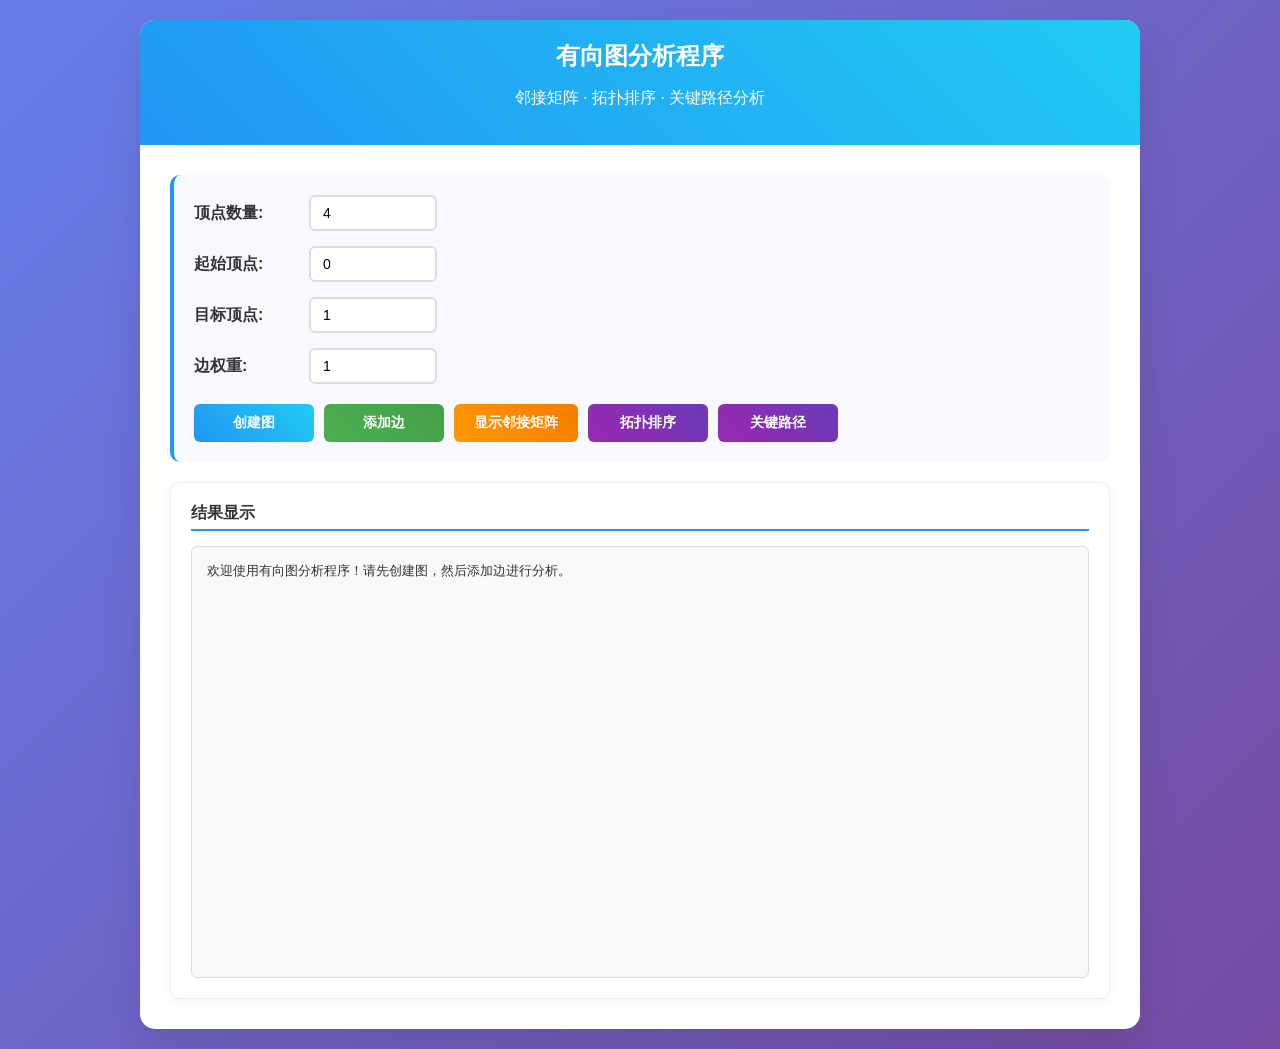
<file: 代码/directed_graph_web/directed_graph.html>
<!DOCTYPE html>
<html lang="zh-CN">
<head>
  <meta charset="UTF-8">
  <meta name="viewport" content="width=device-width, initial-scale=1.0">
  <title>有向图分析程序 - 邻接矩阵、拓扑排序、关键路径</title>
  <style>
    body {
      font-family: 'Microsoft YaHei', Arial, sans-serif;
      margin: 0;
      padding: 20px;
      background: linear-gradient(135deg, #667eea 0%, #764ba2 100%);
      min-height: 100vh;
    }

    .container {
      max-width: 1000px;
      margin: 0 auto;
      background: white;
      border-radius: 15px;
      box-shadow: 0 20px 40px rgba(0,0,0,0.1);
      overflow: hidden;
    }

    .header {
      background: linear-gradient(45deg, #2196F3, #21CBF3);
      color: white;
      padding: 20px;
      text-align: center;
    }

    .header h1 {
      margin: 0;
      font-size: 24px;
    }

    .content {
      padding: 30px;
    }

    .input-section {
      background: #f8f9ff;
      border-radius: 10px;
      padding: 20px;
      margin-bottom: 20px;
      border-left: 4px solid #2196F3;
    }

    .input-row {
      display: flex;
      align-items: center;
      margin-bottom: 15px;
      gap: 15px;
    }

    .input-row:last-child {
      margin-bottom: 0;
    }

    label {
      font-weight: bold;
      min-width: 100px;
      color: #333;
    }

    input[type="number"] {
      padding: 8px 12px;
      border: 2px solid #ddd;
      border-radius: 6px;
      font-size: 14px;
      width: 100px;
      transition: border-color 0.3s;
    }

    input[type="number"]:focus {
      outline: none;
      border-color: #2196F3;
      box-shadow: 0 0 5px rgba(33, 150, 243, 0.3);
    }

    .button-group {
      display: flex;
      gap: 10px;
      flex-wrap: wrap;
      margin-top: 20px;
    }

    button {
      padding: 10px 20px;
      border: none;
      border-radius: 6px;
      font-size: 14px;
      font-weight: bold;
      cursor: pointer;
      transition: all 0.3s;
      min-width: 120px;
    }

    .btn-primary {
      background: linear-gradient(45deg, #2196F3, #21CBF3);
      color: white;
    }

    .btn-secondary {
      background: linear-gradient(45deg, #4CAF50, #45a049);
      color: white;
    }

    .btn-warning {
      background: linear-gradient(45deg, #FF9800, #F57C00);
      color: white;
    }

    .btn-info {
      background: linear-gradient(45deg, #9C27B0, #673AB7);
      color: white;
    }

    button:hover {
      transform: translateY(-2px);
      box-shadow: 0 5px 15px rgba(0,0,0,0.2);
    }

    button:disabled {
      background: #ccc;
      cursor: not-allowed;
      transform: none;
      box-shadow: none;
    }

    .result-section {
      background: #fff;
      border-radius: 10px;
      padding: 20px;
      border: 1px solid #eee;
      box-shadow: 0 2px 10px rgba(0,0,0,0.05);
    }

    .result-title {
      font-size: 16px;
      font-weight: bold;
      color: #333;
      margin-bottom: 15px;
      border-bottom: 2px solid #2196F3;
      padding-bottom: 5px;
    }

    #resultDisplay {
      background: #f9f9f9;
      border: 1px solid #ddd;
      border-radius: 6px;
      padding: 15px;
      min-height: 400px;
      font-family: 'Courier New', monospace;
      font-size: 13px;
      line-height: 1.6;
      white-space: pre-wrap;
      overflow-y: auto;
      color: #333;
    }

    .success-message {
      color: #4CAF50;
      font-weight: bold;
    }

    .error-message {
      color: #f44336;
      font-weight: bold;
    }

    .warning-message {
      color: #FF9800;
      font-weight: bold;
    }

    .matrix-output {
      font-family: 'Courier New', monospace;
      font-size: 12px;
      color: #2196F3;
    }

    .step-output {
      color: #4CAF50;
      margin: 5px 0;
    }

    .critical-path {
      color: #9C27B0;
      font-weight: bold;
    }

    @media (max-width: 768px) {
      .container {
        margin: 10px;
        border-radius: 10px;
      }

      .content {
        padding: 20px;
      }

      .input-row {
        flex-direction: column;
        align-items: flex-start;
        gap: 5px;
      }

      label {
        min-width: auto;
      }

      input[type="number"] {
        width: 100%;
        max-width: 200px;
      }

      .button-group {
        flex-direction: column;
      }

      button {
        min-width: auto;
        width: 100%;
      }
    }
  </style>
</head>
<body>
<div class="container">
  <div class="header">
    <h1>有向图分析程序</h1>
    <p>邻接矩阵 · 拓扑排序 · 关键路径分析</p>
  </div>

  <div class="content">
    <div class="input-section">
      <div class="input-row">
        <label for="vertexCount">顶点数量:</label>
        <input type="number" id="vertexCount" min="1" max="20" value="4">
      </div>

      <div class="input-row">
        <label for="fromVertex">起始顶点:</label>
        <input type="number" id="fromVertex" min="0" value="0">
      </div>

      <div class="input-row">
        <label for="toVertex">目标顶点:</label>
        <input type="number" id="toVertex" min="0" value="1">
      </div>

      <div class="input-row">
        <label for="edgeWeight">边权重:</label>
        <input type="number" id="edgeWeight" min="1" value="1">
      </div>

      <div class="button-group">
        <button class="btn-primary" onclick="createGraph()">创建图</button>
        <button class="btn-secondary" onclick="addEdge()">添加边</button>
        <button class="btn-warning" onclick="showMatrix()">显示邻接矩阵</button>
        <button class="btn-info" onclick="topologicalSort()">拓扑排序</button>
        <button class="btn-info" onclick="criticalPath()">关键路径</button>
      </div>
    </div>

    <div class="result-section">
      <div class="result-title">结果显示</div>
      <div id="resultDisplay">欢迎使用有向图分析程序！请先创建图，然后添加边进行分析。</div>
    </div>
  </div>
</div>

<script>
  // 自定义Vector类 (对应C++的MyVector)
  class MyVector {
    constructor() {
      this.data = [];
      this.size = 0;
      this.capacity = 0;
    }

    // 拷贝构造函数
    static fromVector(other) {
      const newVector = new MyVector();
      if (other.size > 0) {
        newVector.capacity = other.capacity;
        newVector.size = other.size;
        newVector.data = [...other.data];
      }
      return newVector;
    }

    // 赋值操作
    assign(other) {
      if (this !== other) {
        this.cleanup();
        if (other.size > 0) {
          this.capacity = other.capacity;
          this.size = other.size;
          this.data = [...other.data];
        }
      }
      return this;
    }

    cleanup() {
      this.data = [];
      this.size = 0;
      this.capacity = 0;
    }

    pushBack(item) {
      if (this.size >= this.capacity) {
        const newCapacity = (this.capacity === 0) ? 1 : this.capacity * 2;
        const newData = new Array(newCapacity);
        for (let i = 0; i < this.size; i++) {
          newData[i] = this.data[i];
        }
        this.data = newData;
        this.capacity = newCapacity;
      }
      this.data[this.size++] = item;
    }

    get(index) {
      return this.data[index];
    }

    set(index, value) {
      this.data[index] = value;
    }

    getSize() {
      return this.size;
    }

    clear() {
      this.size = 0;
    }

    empty() {
      return this.size === 0;
    }
  }

  // 自定义Queue类 (对应C++的MyQueue)
  class MyQueue {
    constructor(cap = 100) {
      this.data = new Array(cap);
      this.front = 0;
      this.rear = 0;
      this.capacity = cap;
      this.size = 0;
    }

    push(item) {
      if (this.size < this.capacity) {
        this.data[this.rear] = item;
        this.rear = (this.rear + 1) % this.capacity;
        this.size++;
      }
    }

    pop() {
      if (this.size > 0) {
        this.front = (this.front + 1) % this.capacity;
        this.size--;
      }
    }

    getFront() {
      return this.data[this.front];
    }

    empty() {
      return this.size === 0;
    }
  }

  // 有向图类 (对应C++的DirectedGraph)
  class DirectedGraph {
    constructor(n = 0) {
      this.adjMatrix = null;
      this.vertexCount = n;
      this.inDegree = new MyVector();
      this.ve = new MyVector(); // 最早开始时间
      this.vl = new MyVector(); // 最晚开始时间
      this.edges = new MyVector(); // 存储边信息 [from, to, weight]

      if (n > 0) {
        this.initMatrix(n);
      }
    }

    initMatrix(n) {
      // 清理旧的内存
      this.adjMatrix = null;
      this.vertexCount = n;

      // 分配新内存
      this.adjMatrix = Array(n).fill(null).map(() => Array(n).fill(0));

      // 清理并重新初始化向量
      this.inDegree.clear();
      this.ve.clear();
      this.vl.clear();
      this.edges.clear();

      for (let i = 0; i < n; i++) {
        this.inDegree.pushBack(0);
        this.ve.pushBack(0);
        this.vl.pushBack(0);
      }
    }

    addEdge(from, to, weight = 1) {
      if (from < 0 || from >= this.vertexCount || to < 0 || to >= this.vertexCount) {
        return -1; // 无效的顶点索引
      }

      if (weight <= 0) {
        return -2; // 无效的权重
      }

      // 检查边是否已存在
      if (this.adjMatrix[from][to] !== 0) {
        return 0; // 边已存在
      }

      // 添加新边
      this.adjMatrix[from][to] = weight;
      const edge = new MyVector();
      edge.pushBack(from);
      edge.pushBack(to);
      edge.pushBack(weight);
      this.edges.pushBack(edge);

      return 1; // 成功添加
    }

    getAdjacencyMatrix() {
      let result = "邻接矩阵:\n   ";
      for (let i = 0; i < this.vertexCount; i++) {
        result += String(i).padStart(3);
      }
      result += "\n";

      for (let i = 0; i < this.vertexCount; i++) {
        result += String(i).padStart(2) + " ";
        for (let j = 0; j < this.vertexCount; j++) {
          result += String(this.adjMatrix[i][j]).padStart(3);
        }
        result += "\n";
      }
      return result;
    }

    calculateInDegree() {
      for (let i = 0; i < this.vertexCount; i++) {
        this.inDegree.set(i, 0);
      }

      for (let j = 0; j < this.vertexCount; j++) {
        for (let i = 0; i < this.vertexCount; i++) {
          if (this.adjMatrix[i][j] > 0) {
            this.inDegree.set(j, this.inDegree.get(j) + 1);
          }
        }
      }
    }

    topologicalSort() {
      this.calculateInDegree();

      let result = "拓扑排序过程:\n";

      const tempInDegree = new MyVector();
      for (let i = 0; i < this.vertexCount; i++) {
        tempInDegree.pushBack(this.inDegree.get(i));
      }

      const queue = new MyQueue();
      const topoOrder = new MyVector();

      // 显示初始入度
      result += "初始入度: ";
      for (let i = 0; i < this.vertexCount; i++) {
        result += `V${i}(${tempInDegree.get(i)}) `;
      }
      result += "\n\n";

      // 将入度为0的顶点入队
      for (let i = 0; i < this.vertexCount; i++) {
        if (tempInDegree.get(i) === 0) {
          queue.push(i);
        }
      }

      let step = 1;
      while (!queue.empty()) {
        const v = queue.getFront();
        queue.pop();
        topoOrder.pushBack(v);

        result += `步骤 ${step++}: 输出顶点 V${v}\n`;

        // 更新相邻顶点的入度
        for (let i = 0; i < this.vertexCount; i++) {
          if (this.adjMatrix[v][i] > 0) {
            tempInDegree.set(i, tempInDegree.get(i) - 1);
            if (tempInDegree.get(i) === 0) {
              queue.push(i);
            }
          }
        }

        // 显示当前入度状态
        result += "更新后入度: ";
        for (let i = 0; i < this.vertexCount; i++) {
          result += `V${i}(${tempInDegree.get(i)}) `;
        }
        result += "\n\n";
      }

      result += "拓扑排序结果: ";
      for (let i = 0; i < topoOrder.getSize(); i++) {
        result += `V${topoOrder.get(i)}`;
        if (i < topoOrder.getSize() - 1) result += " -> ";
      }
      result += "\n";

      if (topoOrder.getSize() !== this.vertexCount) {
        result += "图中存在环，无法进行拓扑排序!\n";
      }

      return result;
    }

    criticalPath() {
      this.calculateInDegree();

      let result = "关键路径分析:\n\n";

      // 计算Ve值（最早开始时间）
      const tempInDegree = new MyVector();
      for (let i = 0; i < this.vertexCount; i++) {
        tempInDegree.pushBack(this.inDegree.get(i));
        this.ve.set(i, 0);
      }

      const queue = new MyQueue();
      const topoOrder = new MyVector();

      for (let i = 0; i < this.vertexCount; i++) {
        if (tempInDegree.get(i) === 0) {
          queue.push(i);
        }
      }

      while (!queue.empty()) {
        const v = queue.getFront();
        queue.pop();
        topoOrder.pushBack(v);

        for (let i = 0; i < this.vertexCount; i++) {
          if (this.adjMatrix[v][i] > 0) {
            if (this.ve.get(v) + this.adjMatrix[v][i] > this.ve.get(i)) {
              this.ve.set(i, this.ve.get(v) + this.adjMatrix[v][i]);
            }
            tempInDegree.set(i, tempInDegree.get(i) - 1);
            if (tempInDegree.get(i) === 0) {
              queue.push(i);
            }
          }
        }
      }

      // 计算Vl值（最晚开始时间）
      let maxVe = 0;
      for (let i = 0; i < this.vertexCount; i++) {
        if (this.ve.get(i) > maxVe) {
          maxVe = this.ve.get(i);
        }
      }

      for (let i = 0; i < this.vertexCount; i++) {
        this.vl.set(i, maxVe);
      }

      // 按拓扑序列逆序计算Vl
      for (let k = topoOrder.getSize() - 1; k >= 0; k--) {
        const v = topoOrder.get(k);
        for (let i = 0; i < this.vertexCount; i++) {
          if (this.adjMatrix[v][i] > 0) {
            if (this.vl.get(i) - this.adjMatrix[v][i] < this.vl.get(v)) {
              this.vl.set(v, this.vl.get(i) - this.adjMatrix[v][i]);
            }
          }
        }
      }

      // 显示Ve和Vl值
      result += "Ve值（最早开始时间）:\n";
      for (let i = 0; i < this.vertexCount; i++) {
        result += `Ve[${i}] = ${this.ve.get(i)}\n`;
      }
      result += "\n";

      result += "Vl值（最晚开始时间）:\n";
      for (let i = 0; i < this.vertexCount; i++) {
        result += `Vl[${i}] = ${this.vl.get(i)}\n`;
      }
      result += "\n";

      // 计算边的E、L值和关键路径
      result += "边的分析:\n";
      result += "边\t权重\tE\tL\tL-E\t是否关键\n";

      const criticalEdges = new MyVector();

      for (let i = 0; i < this.edges.getSize(); i++) {
        const from = this.edges.get(i).get(0);
        const to = this.edges.get(i).get(1);
        const weight = this.edges.get(i).get(2);

        const E = this.ve.get(from);  // 最早开始时间
        const L = this.vl.get(to) - weight;  // 最晚开始时间
        const slack = L - E;  // 松弛时间

        result += `(${from},${to})\t${weight}\t${E}\t${L}\t${slack}`;

        if (slack === 0) {
          result += "\t是";
          criticalEdges.pushBack(this.edges.get(i));
        } else {
          result += "\t否";
        }
        result += "\n";
      }

      result += "\n关键路径上的边: ";
      for (let i = 0; i < criticalEdges.getSize(); i++) {
        result += `(${criticalEdges.get(i).get(0)},${criticalEdges.get(i).get(1)})`;
        if (i < criticalEdges.getSize() - 1) result += " -> ";
      }
      result += "\n";

      return result;
    }

    getVertexCount() {
      return this.vertexCount;
    }
  }

  // 全局变量
  let graph = new DirectedGraph();

  // UI 函数
  function updateResult(message, type = 'normal') {
    const resultDiv = document.getElementById('resultDisplay');
    let className = '';

    switch(type) {
      case 'success':
        className = 'success-message';
        break;
      case 'error':
        className = 'error-message';
        break;
      case 'warning':
        className = 'warning-message';
        break;
      case 'matrix':
        className = 'matrix-output';
        break;
      case 'step':
        className = 'step-output';
        break;
      case 'critical':
        className = 'critical-path';
        break;
    }

    resultDiv.innerHTML = `<span class="${className}">${message}</span>`;
  }

  function createGraph() {
    const vertexCount = parseInt(document.getElementById('vertexCount').value);

    if (isNaN(vertexCount) || vertexCount <= 0 || vertexCount > 20) {
      updateResult('请输入有效的顶点数量（1-20）！', 'error');
      return;
    }

    graph.initMatrix(vertexCount);
    updateResult('图创建成功！可以开始添加边。', 'success');
  }

  function addEdge() {
    if (graph.getVertexCount() === 0) {
      updateResult('请先创建图！', 'error');
      return;
    }

    const from = parseInt(document.getElementById('fromVertex').value);
    const to = parseInt(document.getElementById('toVertex').value);
    const weight = parseInt(document.getElementById('edgeWeight').value);

    if (isNaN(from) || isNaN(to) || isNaN(weight)) {
      updateResult('请输入有效的数字！', 'error');
      return;
    }

    if (from < 0 || from >= graph.getVertexCount() ||
            to < 0 || to >= graph.getVertexCount()) {
      updateResult(`错误：顶点编号必须在 0 到 ${graph.getVertexCount() - 1} 之间！`, 'error');
      return;
    }

    if (weight <= 0) {
      updateResult('错误：边的权重必须为正整数！', 'error');
      return;
    }

    const result = graph.addEdge(from, to, weight);
    let message = '';

    switch (result) {
      case 1: // 成功添加
        message = `成功添加边: V${from} -> V${to} (权重: ${weight})`;
        updateResult(message, 'success');
        break;
      case 0: // 边已存在
        message = `警告：边 V${from} -> V${to} 已经存在于图中，无需再次添加！\n当前权重为: [请查看邻接矩阵获取权重信息]`;
        updateResult(message, 'warning');
        break;
      case -1: // 无效顶点
        updateResult('错误：无效的顶点编号！', 'error');
        break;
      case -2: // 无效权重
        updateResult('错误：权重必须为正数！', 'error');
        break;
      default:
        updateResult('未知错误！', 'error');
        break;
    }
  }

  function showMatrix() {
    if (graph.getVertexCount() === 0) {
      updateResult('请先创建图！', 'error');
      return;
    }

    const result = graph.getAdjacencyMatrix();
    updateResult(result, 'matrix');
  }

  function topologicalSort() {
    if (graph.getVertexCount() === 0) {
      updateResult('请先创建图！', 'error');
      return;
    }

    const result = graph.topologicalSort();
    updateResult(result, 'step');
  }

  function criticalPath() {
    if (graph.getVertexCount() === 0) {
      updateResult('请先创建图！', 'error');
      return;
    }

    const result = graph.criticalPath();
    updateResult(result, 'critical');
  }

  // 初始化页面
  document.addEventListener('DOMContentLoaded', function() {
    updateResult('欢迎使用有向图分析程序！请先创建图，然后添加边进行分析。');
  });
</script>
</body>
</html>
</file>
